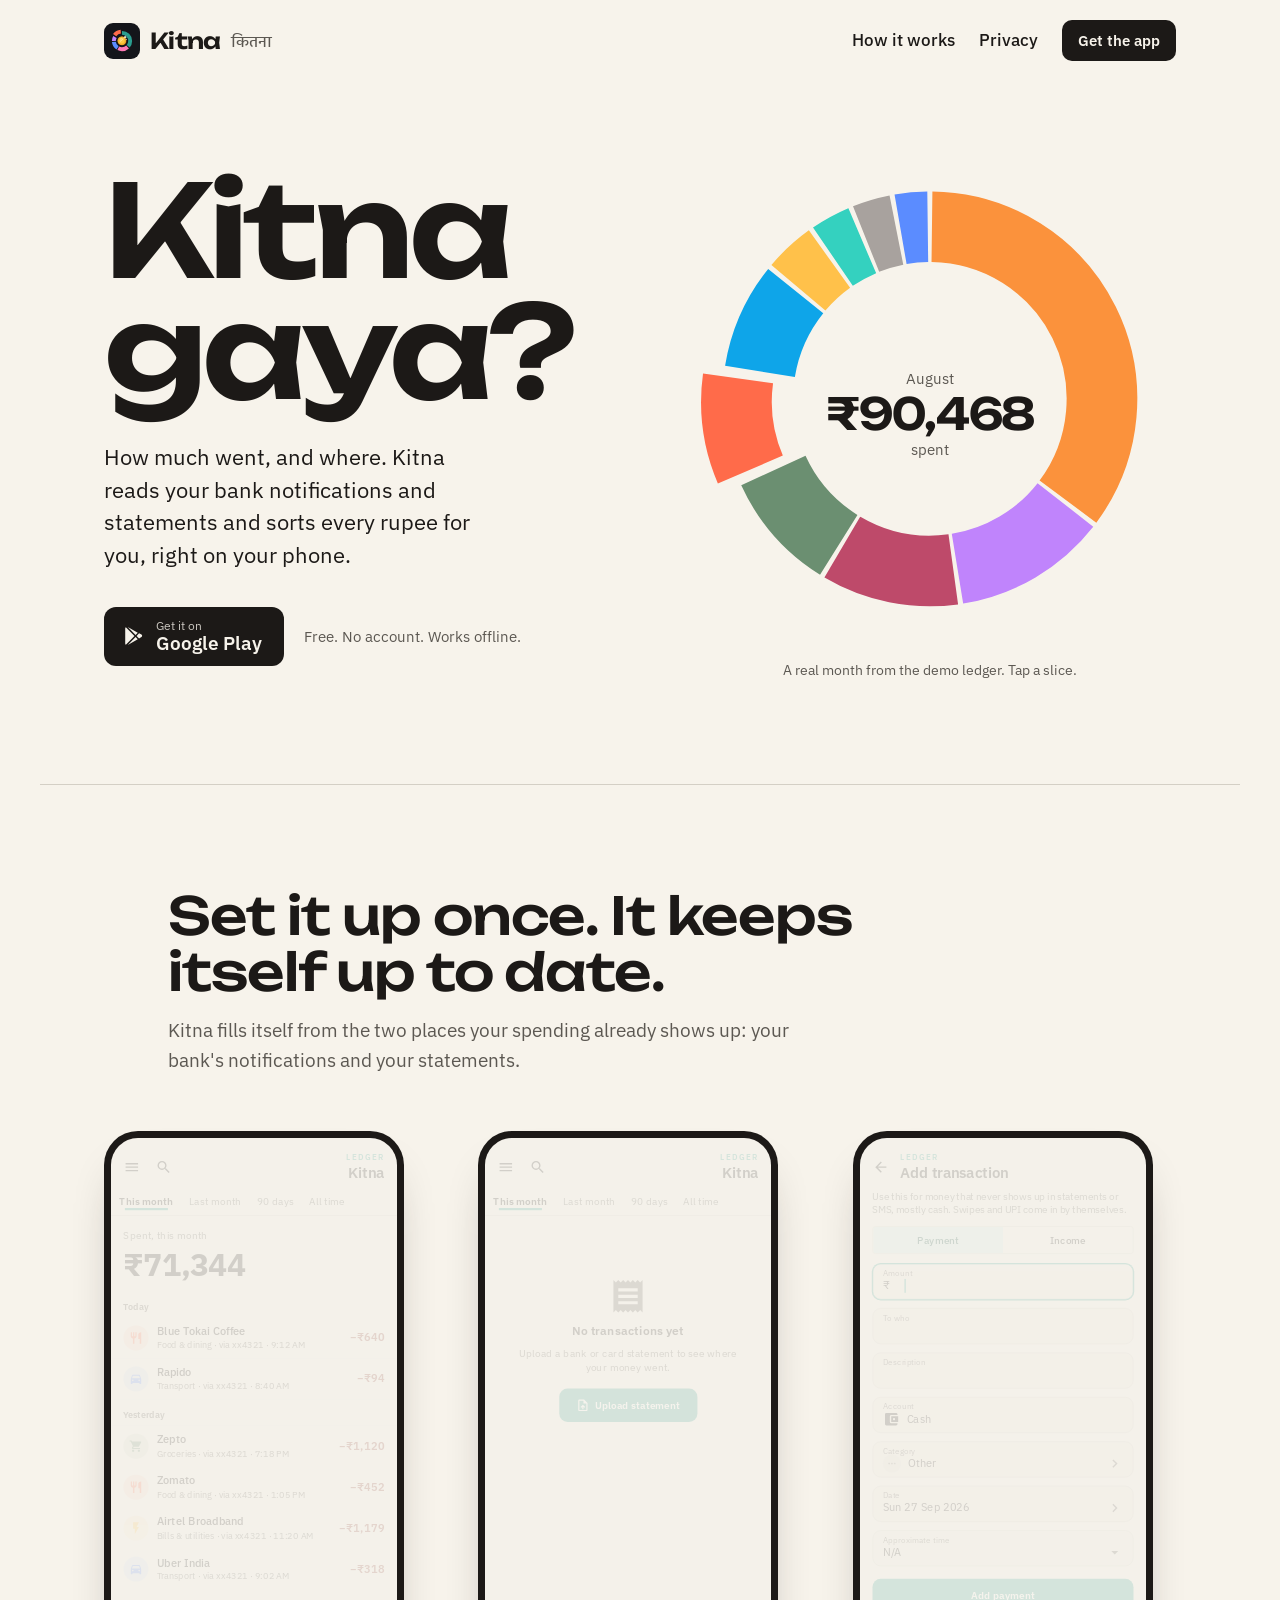
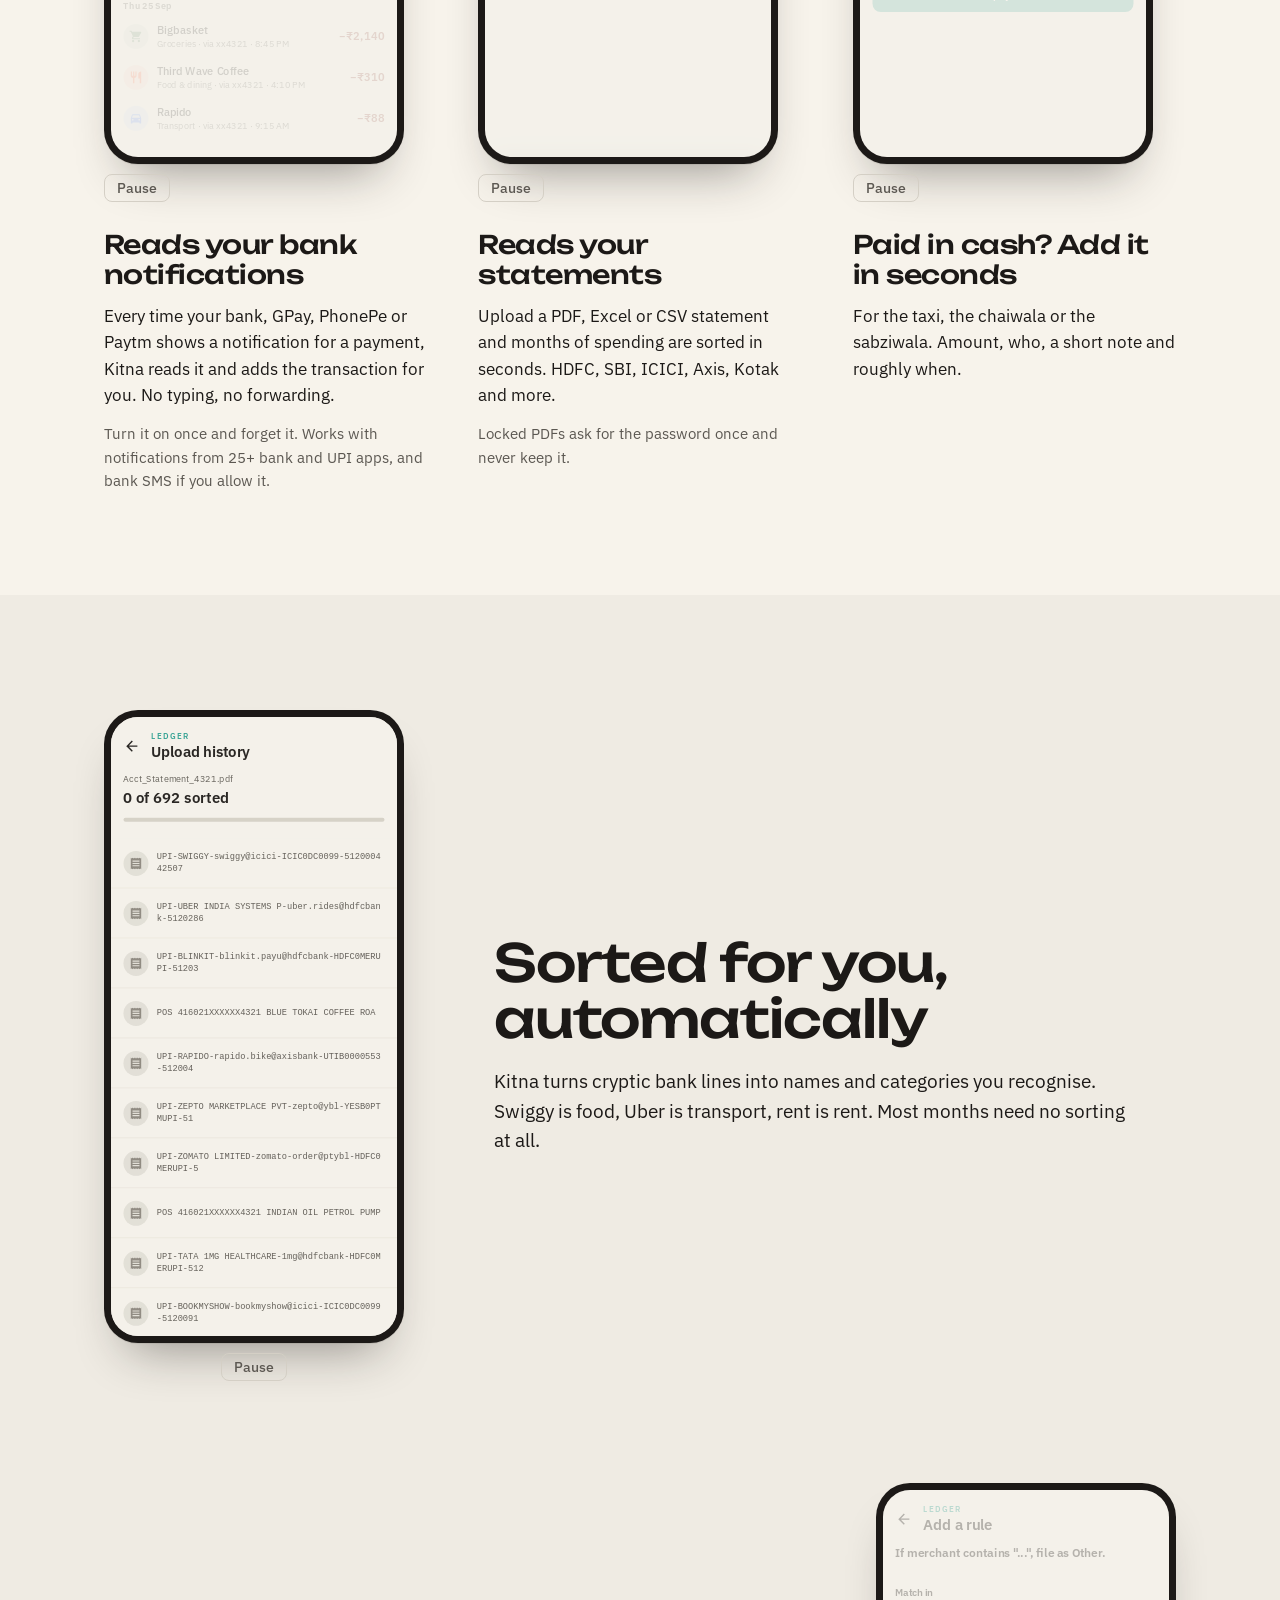
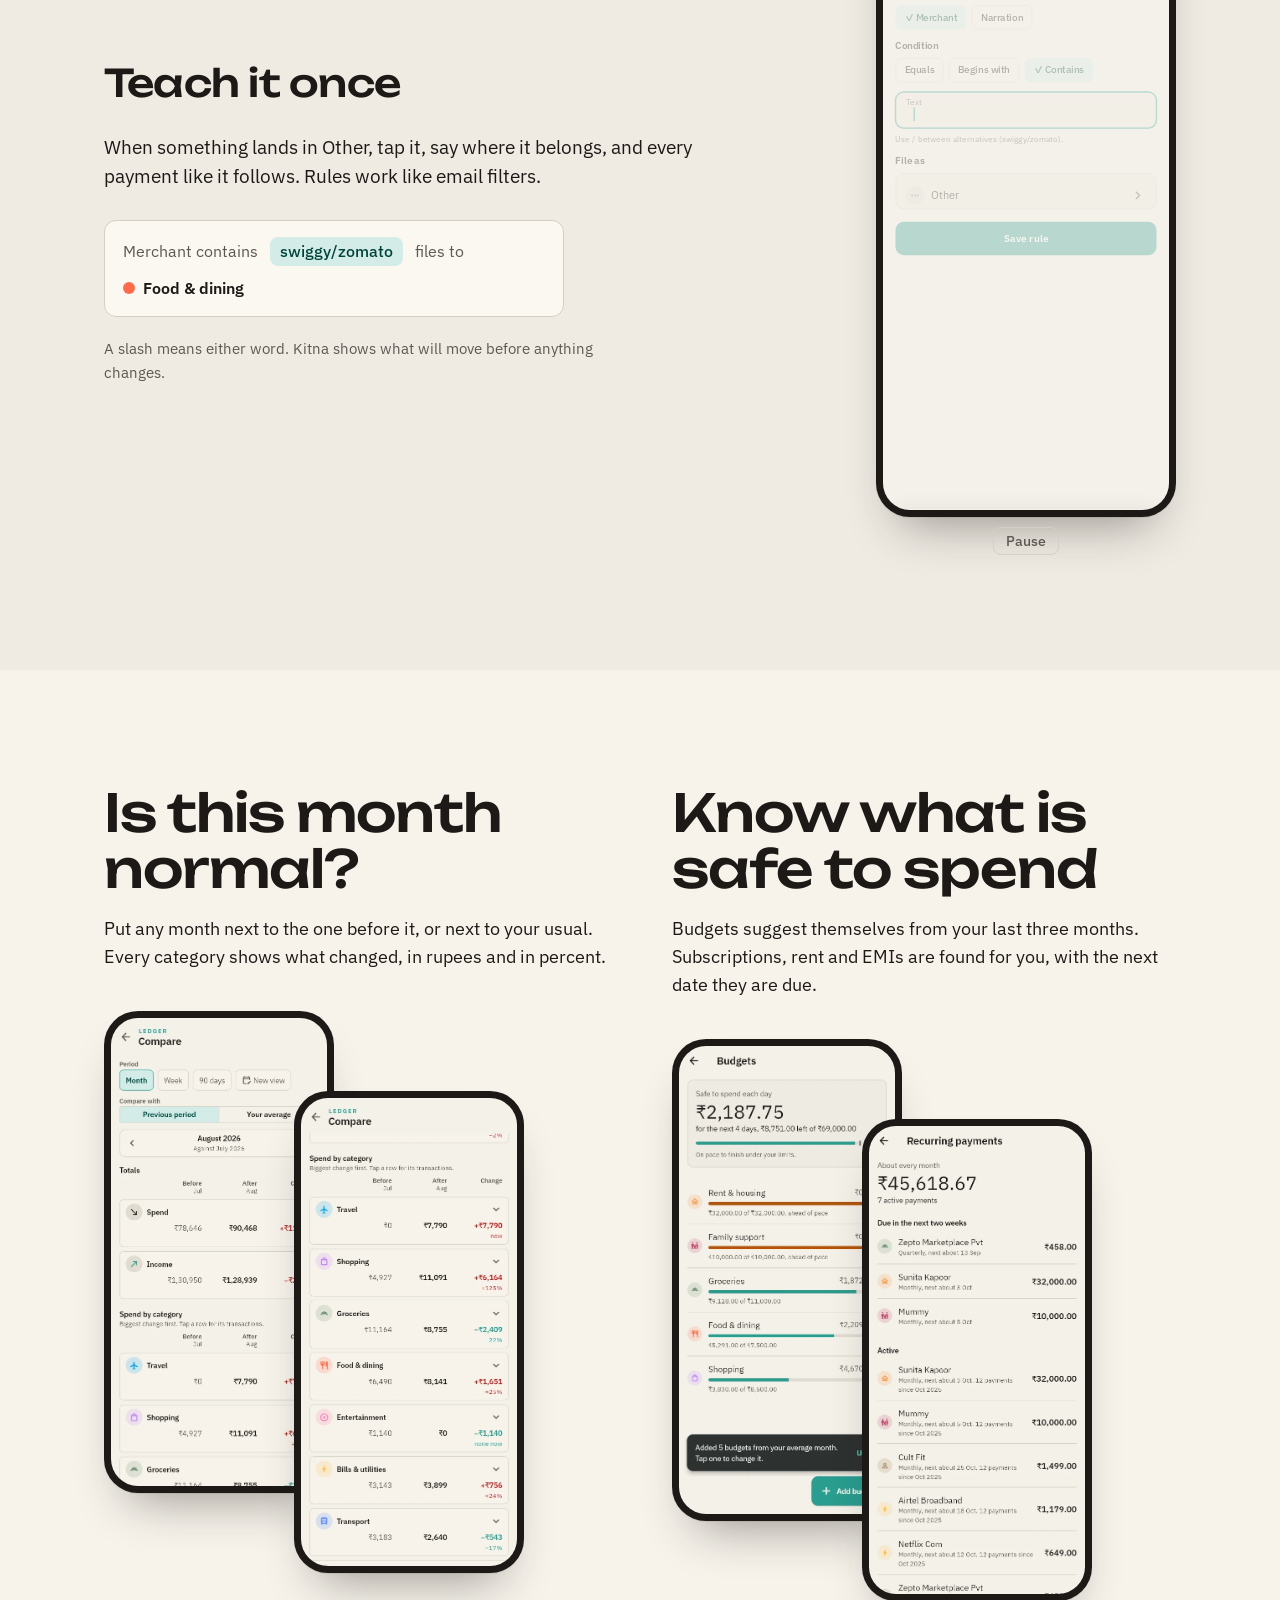
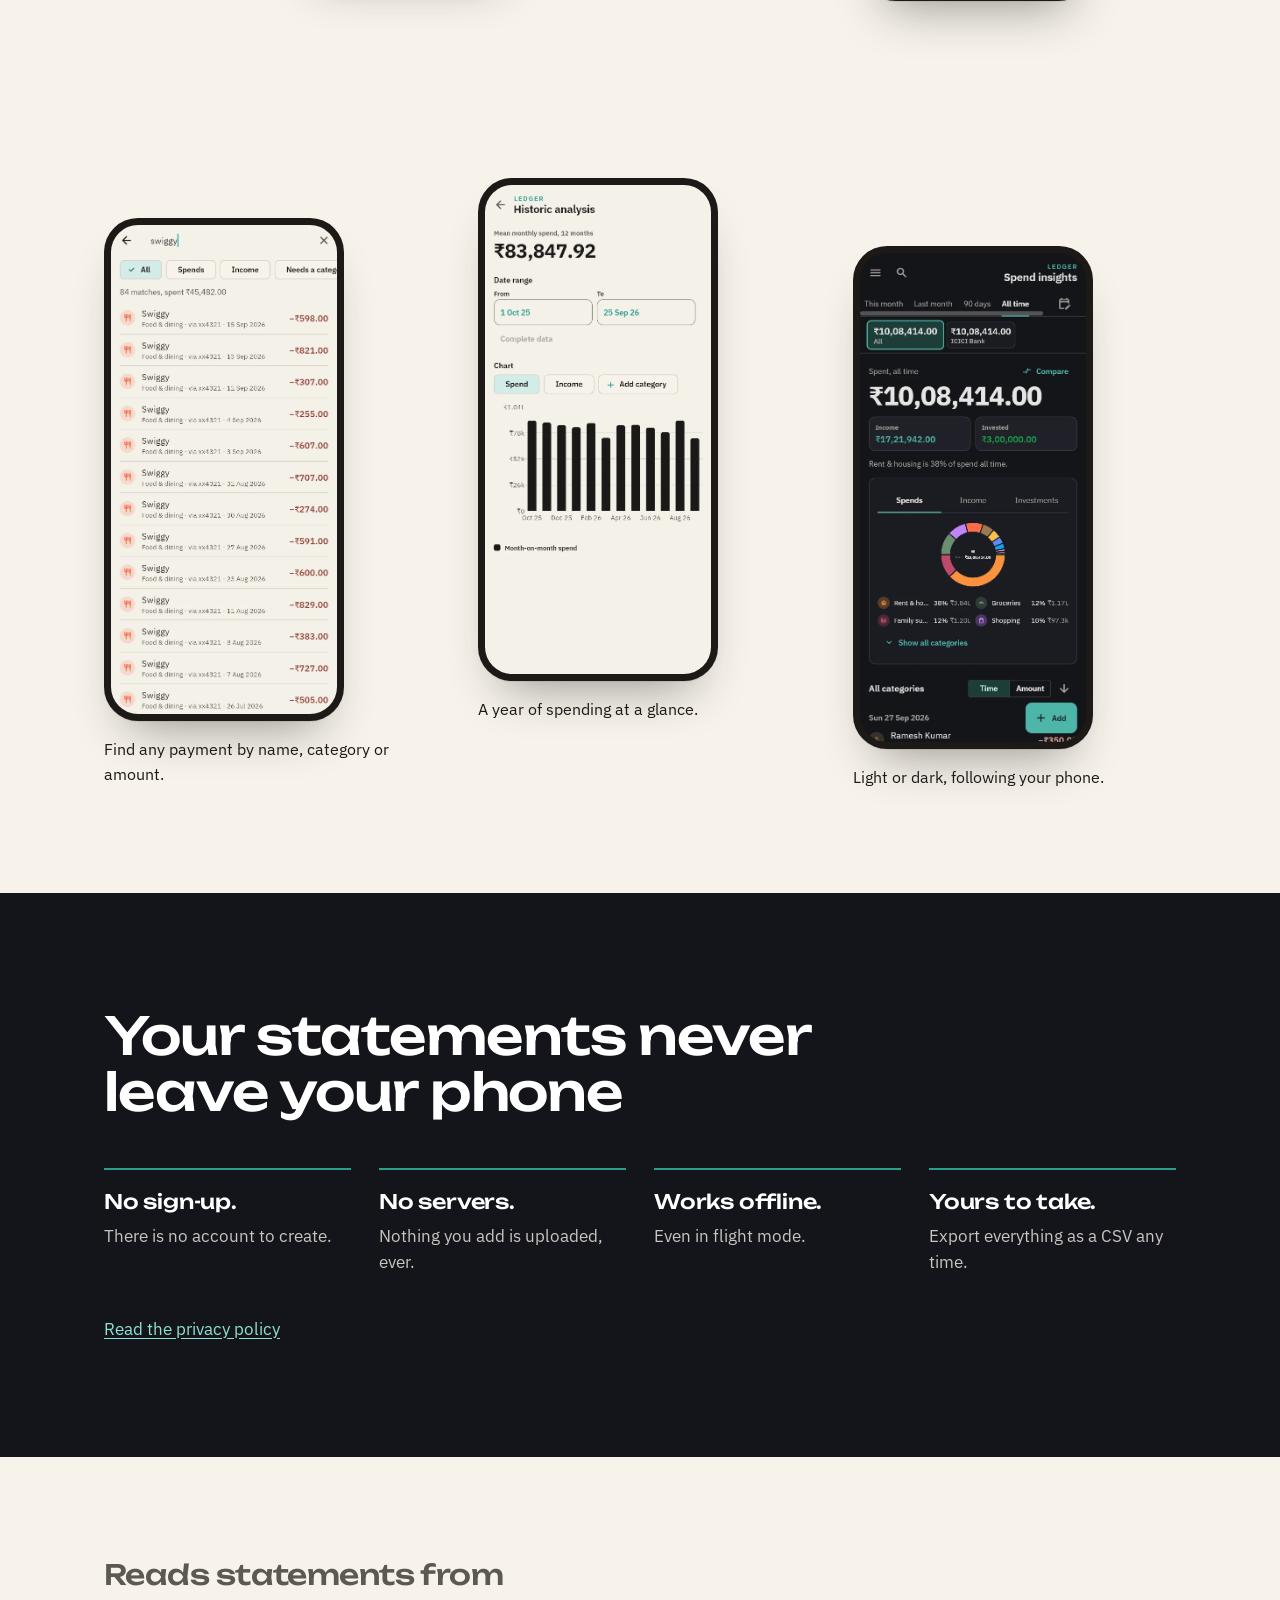
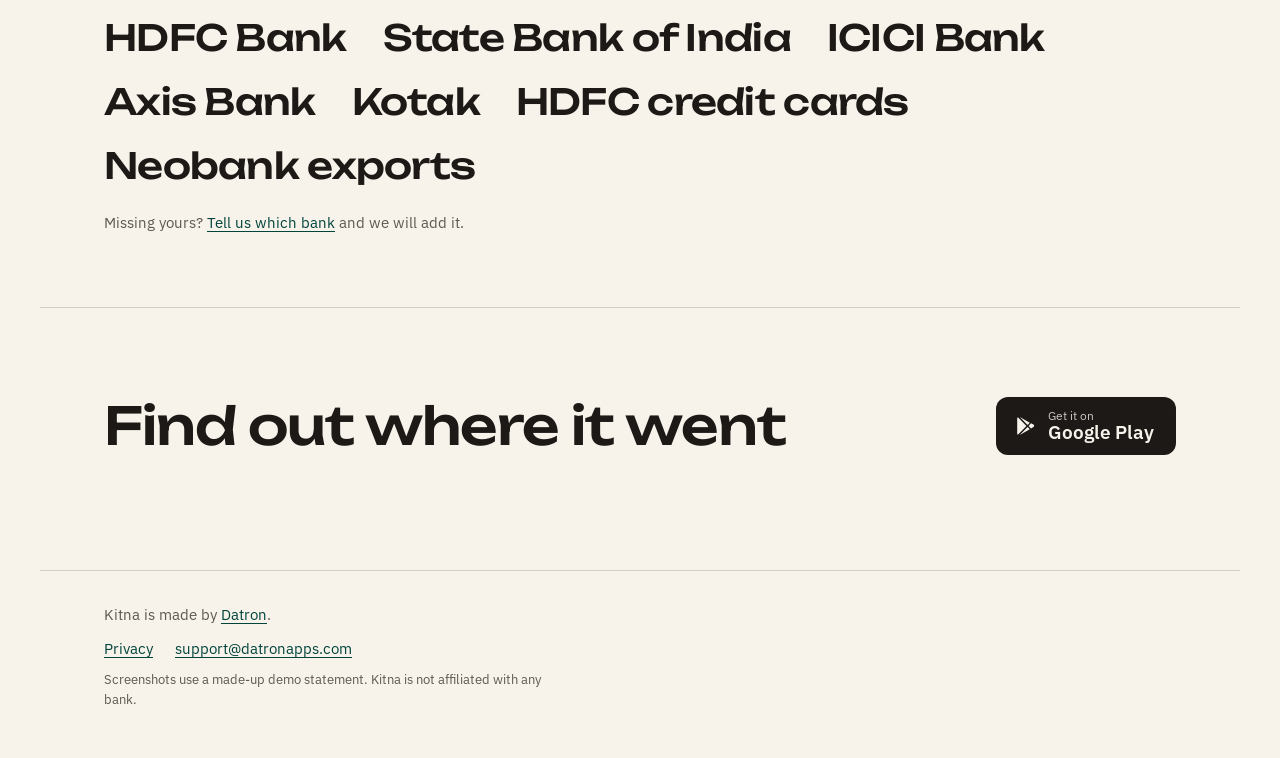
<file: index.html>
<!doctype html>
<html lang="en-IN">
<head>
  <meta charset="utf-8">
  <meta name="viewport" content="width=device-width, initial-scale=1">
  <title>Kitna: see where your money went</title>
  <meta name="description" content="Kitna reads your bank notifications and statements and sorts every rupee into categories, right on your Android phone. Compare months, set budgets, find subscriptions. No account, fully offline.">
  <link rel="canonical" href="https://kitna.datronapps.com/">
  <meta name="theme-color" content="#F7F3EB">
  <link rel="icon" type="image/svg+xml" href="assets/icons/kitna.svg">
  <link rel="icon" type="image/png" sizes="512x512" href="assets/icons/kitna_512.png">
  <link rel="apple-touch-icon" href="assets/icons/kitna_512.png">

  <meta property="og:type" content="website">
  <meta property="og:site_name" content="Kitna">
  <meta property="og:title" content="Kitna: see where your money went">
  <meta property="og:description" content="Bank statements and alerts in, a clear monthly spending picture out. Private, offline, made for Indian banks.">
  <meta property="og:url" content="https://kitna.datronapps.com/">
  <meta property="og:image" content="https://kitna.datronapps.com/assets/og_banner.png">
  <meta name="twitter:card" content="summary_large_image">

  <link rel="preconnect" href="https://fonts.googleapis.com">
  <link rel="preconnect" href="https://fonts.gstatic.com" crossorigin>
  <link href="https://fonts.googleapis.com/css2?family=IBM+Plex+Sans:wght@400;500;600&family=IBM+Plex+Sans+Devanagari:wght@500&family=Unbounded:wght@500;600&display=swap" rel="stylesheet">
  <link rel="stylesheet" href="styles.css">
  <link rel="stylesheet" href="demos.css">

  <script type="application/ld+json">
  {
    "@context": "https://schema.org",
    "@type": "SoftwareApplication",
    "name": "Kitna",
    "alternateName": "Kitna: spending insights",
    "operatingSystem": "Android",
    "applicationCategory": "FinanceApplication",
    "description": "Turns Indian bank and card statements, UPI and bank alerts into a monthly spending picture. Everything stays on the phone.",
    "offers": { "@type": "Offer", "price": "0", "priceCurrency": "INR" },
    "publisher": { "@type": "Organization", "name": "Datron", "url": "https://datronapps.com" }
  }
  </script>
</head>
<body>
  <a class="skip" href="#main">Skip to content</a>

  <header class="top">
    <a class="brand" href="./" aria-label="Kitna home">
      <img src="assets/icons/kitna.svg" alt="" width="36" height="36">
      <span class="brand-name">Kitna</span>
      <span class="brand-hi" lang="hi">कितना</span>
    </a>
    <nav class="top-nav" aria-label="Main">
      <a href="#ways">How it works</a>
      <a href="#privacy">Privacy</a>
      <a class="btn btn-small" href="https://play.google.com/store/apps/details?id=com.datron.budjet_spendtracker" data-play>Get the app</a>
    </nav>
  </header>

  <main id="main">
    <!-- Hero: the ring is the one bold thing on the page. -->
    <section class="hero">
      <div class="hero-copy">
        <h1>Kitna gaya?</h1>
        <p class="lead">How much went, and where. Kitna reads your bank notifications and statements and sorts every rupee for you, right on your phone.</p>
        <div class="cta-row">
          <a class="btn play" href="https://play.google.com/store/apps/details?id=com.datron.budjet_spendtracker" data-play>
            <svg viewBox="0 0 24 24" width="22" height="22" aria-hidden="true"><path fill="currentColor" d="M4.2 2.4 13.6 12l-9.4 9.6a1.6 1.6 0 0 1-.7-1.4V3.8c0-.6.3-1.1.7-1.4Zm10.6 10.8 2.4 2.4-10.9 6.2 8.5-8.6Zm3.8-4.3 2.6 1.5c1 .6 1 2.1 0 2.7l-2.6 1.5-2.7-2.6 2.7-3.1ZM6.3 2.2l10.9 6.2-2.4 2.4-8.5-8.6Z"/></svg>
            <span><small>Get it on</small>Google Play</span>
          </a>
          <p class="cta-note">Free. No account. Works offline.</p>
        </div>
      </div>

      <figure class="ring-wrap">
        <svg class="ring" id="ring" viewBox="-160 -160 320 320" role="group" aria-label="August spending by category. Select a slice to see its amount."></svg>
        <div class="ring-centre" aria-live="polite">
          <span class="rc-label" id="rc-label">August</span>
          <span class="rc-amount" id="rc-amount">₹90,468</span>
          <span class="rc-sub" id="rc-sub">spent</span>
        </div>
        <figcaption>A real month from the demo ledger. Tap a slice.</figcaption>
      </figure>
    </section>

    <section class="ways" id="ways" aria-labelledby="ways-h">
      <div class="section-head">
        <h2 id="ways-h">Set it up once. It keeps itself up to date.</h2>
        <p>Kitna fills itself from the two places your spending already shows up: your bank's notifications and your statements.</p>
      </div>
      <div class="lead-row">
        <article class="lead-feature">
          <div class="demo-wrap">
            <div class="phone demo-phone"><div class="screen-box" data-demo="notify" role="img" aria-label="Animation: bank notifications from HDFC Bank, Google Pay and PhonePe arrive, and each payment appears in Kitna's list on its own while the monthly total goes up."></div></div>
          <button class="demo-toggle" type="button" aria-pressed="false">Pause</button>
          </div>
          <div class="lead-copy">
            <h3>Reads your bank notifications</h3>
            <p>Every time your bank, GPay, PhonePe or Paytm shows a notification for a payment, Kitna reads it and adds the transaction for you. No typing, no forwarding.</p>
            <p class="aside">Turn it on once and forget it. Works with notifications from 25+ bank and UPI apps, and bank SMS if you allow it.</p>
          </div>
        </article>
        <article class="lead-feature">
          <div class="demo-wrap">
            <div class="phone demo-phone"><div class="screen-box" data-demo="statement" role="img" aria-label="Animation: a PDF statement is uploaded, Kitna reads it and reports Added 692 transactions, everything was categorised, then the spending ring appears."></div></div>
          <button class="demo-toggle" type="button" aria-pressed="false">Pause</button>
          </div>
          <div class="lead-copy">
            <h3>Reads your statements</h3>
            <p>Upload a PDF, Excel or CSV statement and months of spending are sorted in seconds. HDFC, SBI, ICICI, Axis, Kotak and more.</p>
            <p class="aside">Locked PDFs ask for the password once and never keep it.</p>
          </div>
        </article>
        <article class="lead-feature">
          <div class="demo-wrap">
            <div class="phone demo-phone"><div class="screen-box" data-demo="cash" role="img" aria-label="Animation: a cash payment of 250 rupees to Taxi, described as Airport drop, filed under Transport at 6 PM, is added and appears at the top of today's list."></div></div>
            <button class="demo-toggle" type="button" aria-pressed="false">Pause</button>
          </div>
          <div class="lead-copy">
            <h3>Paid in cash? Add it in seconds</h3>
            <p>For the taxi, the chaiwala or the sabziwala. Amount, who, a short note and roughly when.</p>
          </div>
        </article>
      </div>
    </section>

    <section class="classify" aria-labelledby="classify-h">
      <div class="classify-top">
        <div class="demo-wrap">
          <div class="phone demo-phone"><div class="screen-box" data-demo="classify" role="img" aria-label="Animation: raw bank statement lines turn one by one into clean payments with a category, until 692 of 692 are sorted."></div></div>
          <button class="demo-toggle" type="button" aria-pressed="false">Pause</button>
        </div>
        <div class="feature-copy">
          <h2 id="classify-h">Sorted for you, automatically</h2>
          <p>Kitna turns cryptic bank lines into names and categories you recognise. Swiggy is food, Uber is transport, rent is rent. Most months need no sorting at all.</p>
        </div>
      </div>
      <div class="classify-rule">
        <div class="feature-copy">
          <h3 class="h-sub">Teach it once</h3>
          <p>When something lands in Other, tap it, say where it belongs, and every payment like it follows. Rules work like email filters.</p>
          <div class="rule-demo" aria-label="Example rule">
            <span class="rd-field">Merchant contains</span>
            <code>swiggy/zomato</code>
            <span class="rd-files">files to</span>
            <span class="rd-cat"><i style="background:#FF6B4A"></i>Food &amp; dining</span>
          </div>
          <p class="aside">A slash means either word. Kitna shows what will move before anything changes.</p>
        </div>
        <div class="demo-wrap">
          <div class="phone demo-phone"><div class="screen-box" data-demo="rule" role="img" aria-label="Animation: a rule is typed, merchant contains swiggy/zomato, filed as Food and dining. Saving shows the 4 transactions that will move and the total."></div></div>
          <button class="demo-toggle" type="button" aria-pressed="false">Pause</button>
        </div>
      </div>
    </section>

    <section class="insights" aria-label="Compare and plan">
      <article class="insight">
        <h2 id="compare-h">Is this month normal?</h2>
        <p>Put any month next to the one before it, or next to your usual. Every category shows what changed, in rupees and in percent.</p>
        <div class="feature-art duo">
          <div class="phone"><img src="assets/screenshots/compare.webp" alt="Compare: August 2026 against July 2026, spend up 15 percent." width="515" height="1115" loading="lazy"></div>
          <div class="phone offset"><img src="assets/screenshots/compare-row.webp" alt="Compare by category, travel and shopping up the most." width="515" height="1115" loading="lazy"></div>
        </div>
      </article>
      <article class="insight">
        <h2 id="plan-h">Know what is safe to spend</h2>
        <p>Budgets suggest themselves from your last three months. Subscriptions, rent and EMIs are found for you, with the next date they are due.</p>
        <div class="feature-art duo">
          <div class="phone"><img src="assets/screenshots/budgets.webp" alt="Budgets: safe to spend 2,187 rupees each day for the next 4 days." width="515" height="1115" loading="lazy"></div>
          <div class="phone offset"><img src="assets/screenshots/recurring.webp" alt="Recurring payments: about 45,618 rupees a month across 7 active payments." width="515" height="1115" loading="lazy"></div>
        </div>
      </article>
    </section>

    <section class="more" aria-labelledby="more-h">
      <h2 id="more-h" class="visually-hidden">More in the app</h2>
      <ul class="phones-row small">
        <li>
          <div class="phone"><img src="assets/screenshots/search.webp" alt="Search for swiggy: 84 matches." width="515" height="1115" loading="lazy"></div>
          <p>Find any payment by name, category or amount.</p>
        </li>
        <li>
          <div class="phone"><img src="assets/screenshots/historic.webp" alt="Historic analysis: mean monthly spend over 12 months." width="515" height="1115" loading="lazy"></div>
          <p>A year of spending at a glance.</p>
        </li>
        <li>
          <div class="phone"><img src="assets/screenshots/home-dark.webp" alt="Home screen in the dark theme." width="515" height="1115" loading="lazy"></div>
          <p>Light or dark, following your phone.</p>
        </li>
      </ul>
    </section>

    <section class="privacy" id="privacy" aria-labelledby="privacy-h">
      <h2 id="privacy-h">Your statements never leave your phone</h2>
      <ul class="facts">
        <li><strong>No sign-up.</strong> There is no account to create.</li>
        <li><strong>No servers.</strong> Nothing you add is uploaded, ever.</li>
        <li><strong>Works offline.</strong> Even in flight mode.</li>
        <li><strong>Yours to take.</strong> Export everything as a CSV any time.</li>
      </ul>
      <p class="privacy-link"><a href="privacy.html">Read the privacy policy</a></p>
    </section>

    <section class="banks" aria-labelledby="banks-h">
      <h2 id="banks-h">Reads statements from</h2>
      <ul class="bank-list">
        <li>HDFC Bank</li><li>State Bank of India</li><li>ICICI Bank</li><li>Axis Bank</li><li>Kotak</li><li>HDFC credit cards</li><li>Neobank exports</li>
      </ul>
      <p class="aside">Missing yours? <a href="mailto:support@datronapps.com?subject=Kitna%20bank%20request">Tell us which bank</a> and we will add it.</p>
    </section>

    <section class="closing">
      <h2>Find out where it went</h2>
      <a class="btn play" href="https://play.google.com/store/apps/details?id=com.datron.budjet_spendtracker" data-play>
        <svg viewBox="0 0 24 24" width="22" height="22" aria-hidden="true"><path fill="currentColor" d="M4.2 2.4 13.6 12l-9.4 9.6a1.6 1.6 0 0 1-.7-1.4V3.8c0-.6.3-1.1.7-1.4Zm10.6 10.8 2.4 2.4-10.9 6.2 8.5-8.6Zm3.8-4.3 2.6 1.5c1 .6 1 2.1 0 2.7l-2.6 1.5-2.7-2.6 2.7-3.1ZM6.3 2.2l10.9 6.2-2.4 2.4-8.5-8.6Z"/></svg>
        <span><small>Get it on</small>Google Play</span>
      </a>
    </section>
  </main>

  <footer class="foot">
    <p>Kitna is made by <a href="https://datronapps.com">Datron</a>.</p>
    <p><a href="privacy.html">Privacy</a> <a href="mailto:support@datronapps.com">support@datronapps.com</a></p>
    <p class="fine">Screenshots use a made-up demo statement. Kitna is not affiliated with any bank.</p>
  </footer>

  <script src="ring.js" defer></script>
  <script src="demos.js" defer></script>
</body>
</html>
</file>
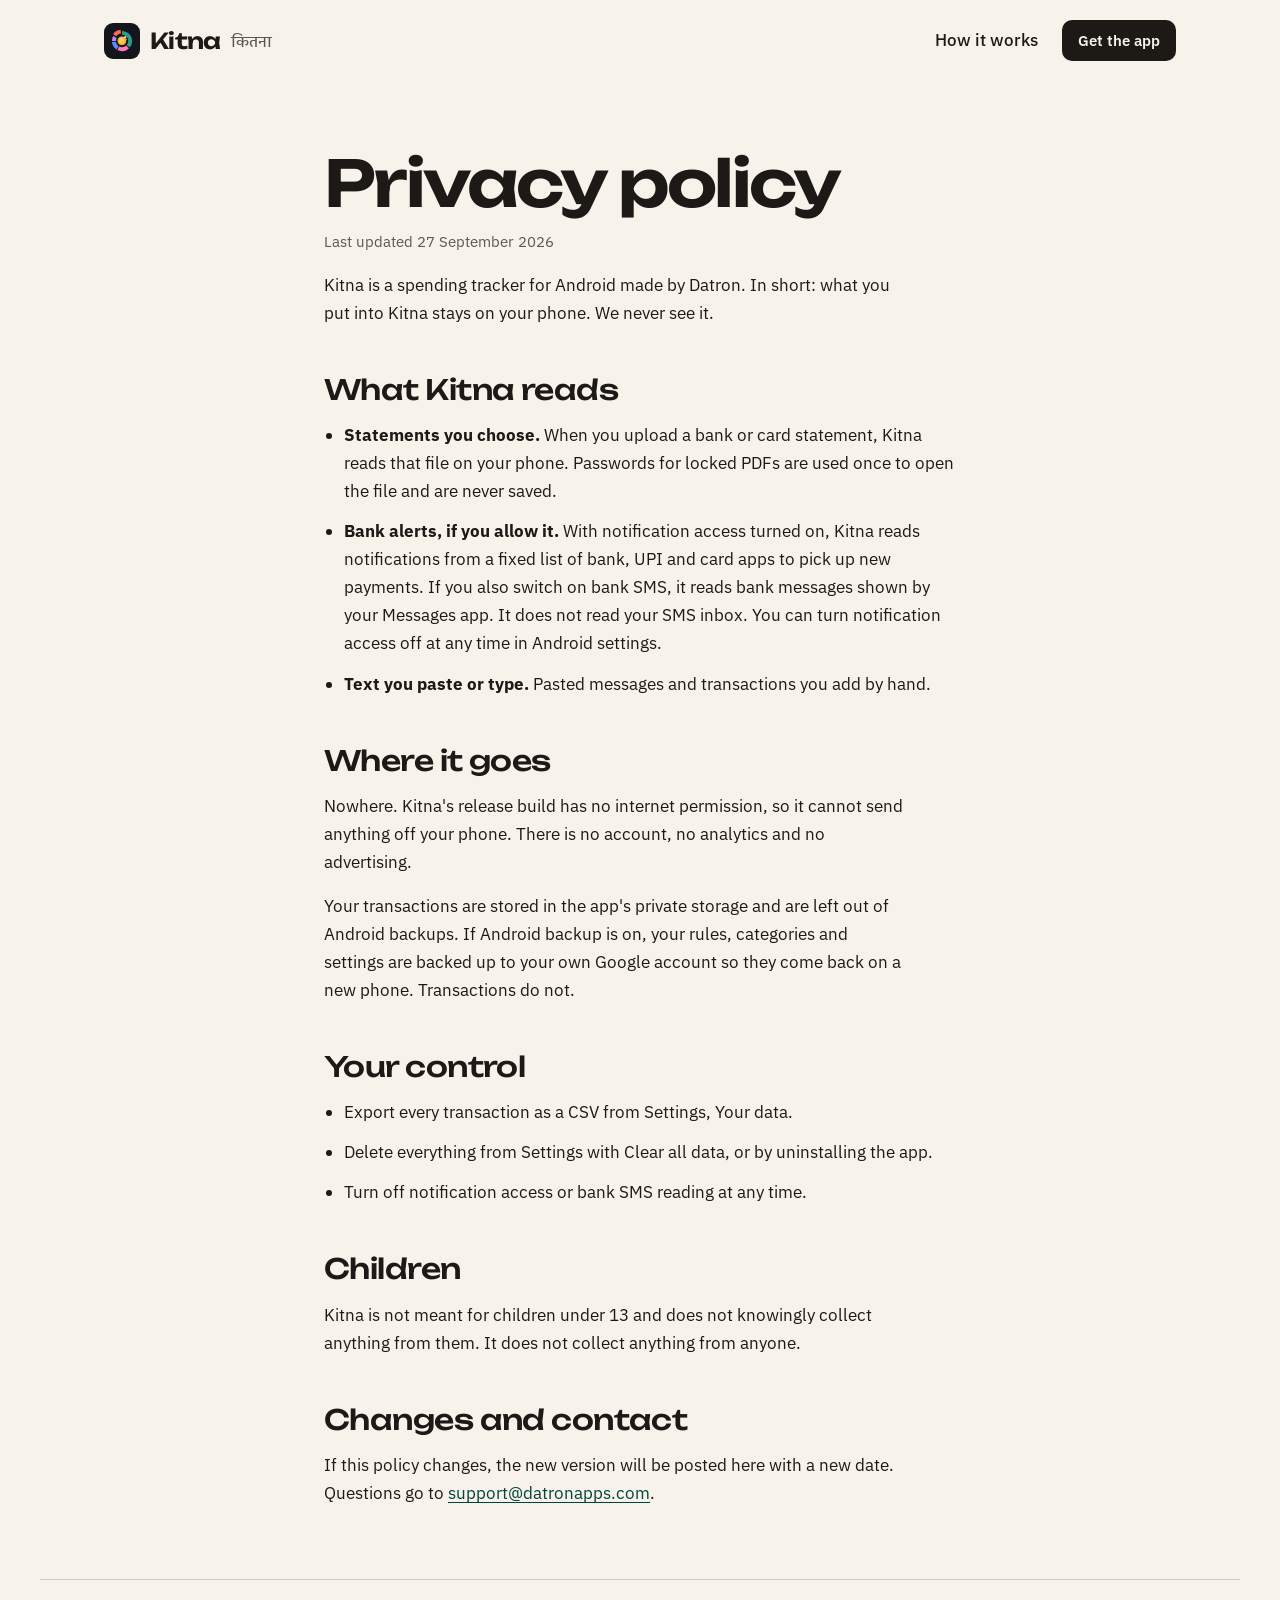
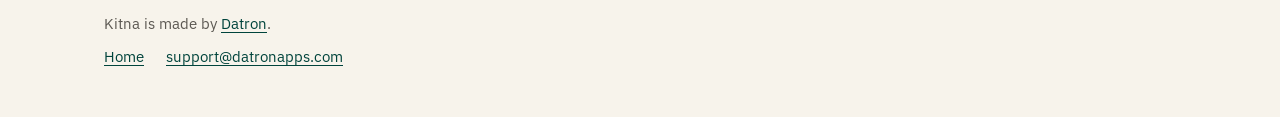
<file: privacy.html>
<!doctype html>
<html lang="en-IN">
<head>
  <meta charset="utf-8">
  <meta name="viewport" content="width=device-width, initial-scale=1">
  <title>Kitna privacy policy</title>
  <meta name="description" content="Kitna keeps your statements, alerts and transactions on your phone. It has no account, no servers and no internet permission.">
  <link rel="canonical" href="https://kitna.datronapps.com/privacy.html">
  <meta name="theme-color" content="#F7F3EB">
  <link rel="icon" type="image/svg+xml" href="assets/icons/kitna.svg">
  <link rel="preconnect" href="https://fonts.googleapis.com">
  <link rel="preconnect" href="https://fonts.gstatic.com" crossorigin>
  <link href="https://fonts.googleapis.com/css2?family=IBM+Plex+Sans:wght@400;500;600&family=IBM+Plex+Sans+Devanagari:wght@500&family=Unbounded:wght@500;600&display=swap" rel="stylesheet">
  <link rel="stylesheet" href="styles.css">
</head>
<body>
  <a class="skip" href="#main">Skip to content</a>
  <header class="top">
    <a class="brand" href="./" aria-label="Kitna home">
      <img src="assets/icons/kitna.svg" alt="" width="36" height="36">
      <span class="brand-name">Kitna</span>
      <span class="brand-hi" lang="hi">कितना</span>
    </a>
    <nav class="top-nav" aria-label="Main">
      <a href="./#ways">How it works</a>
      <a class="btn btn-small" href="https://play.google.com/store/apps/details?id=com.datron.budjet_spendtracker">Get the app</a>
    </nav>
  </header>

  <main id="main" class="doc">
    <h1>Privacy policy</h1>
    <p class="doc-date">Last updated 27 September 2026</p>

    <p>Kitna is a spending tracker for Android made by Datron. In short: what you put into Kitna stays on your phone. We never see it.</p>

    <h2>What Kitna reads</h2>
    <ul>
      <li><strong>Statements you choose.</strong> When you upload a bank or card statement, Kitna reads that file on your phone. Passwords for locked PDFs are used once to open the file and are never saved.</li>
      <li><strong>Bank alerts, if you allow it.</strong> With notification access turned on, Kitna reads notifications from a fixed list of bank, UPI and card apps to pick up new payments. If you also switch on bank SMS, it reads bank messages shown by your Messages app. It does not read your SMS inbox. You can turn notification access off at any time in Android settings.</li>
      <li><strong>Text you paste or type.</strong> Pasted messages and transactions you add by hand.</li>
    </ul>

    <h2>Where it goes</h2>
    <p>Nowhere. Kitna's release build has no internet permission, so it cannot send anything off your phone. There is no account, no analytics and no advertising.</p>
    <p>Your transactions are stored in the app's private storage and are left out of Android backups. If Android backup is on, your rules, categories and settings are backed up to your own Google account so they come back on a new phone. Transactions do not.</p>

    <h2>Your control</h2>
    <ul>
      <li>Export every transaction as a CSV from Settings, Your data.</li>
      <li>Delete everything from Settings with Clear all data, or by uninstalling the app.</li>
      <li>Turn off notification access or bank SMS reading at any time.</li>
    </ul>

    <h2>Children</h2>
    <p>Kitna is not meant for children under 13 and does not knowingly collect anything from them. It does not collect anything from anyone.</p>

    <h2>Changes and contact</h2>
    <p>If this policy changes, the new version will be posted here with a new date. Questions go to <a href="mailto:support@datronapps.com">support@datronapps.com</a>.</p>
  </main>

  <footer class="foot">
    <p>Kitna is made by <a href="https://datronapps.com">Datron</a>.</p>
    <p><a href="./">Home</a> <a href="mailto:support@datronapps.com">support@datronapps.com</a></p>
  </footer>
</body>
</html>
</file>
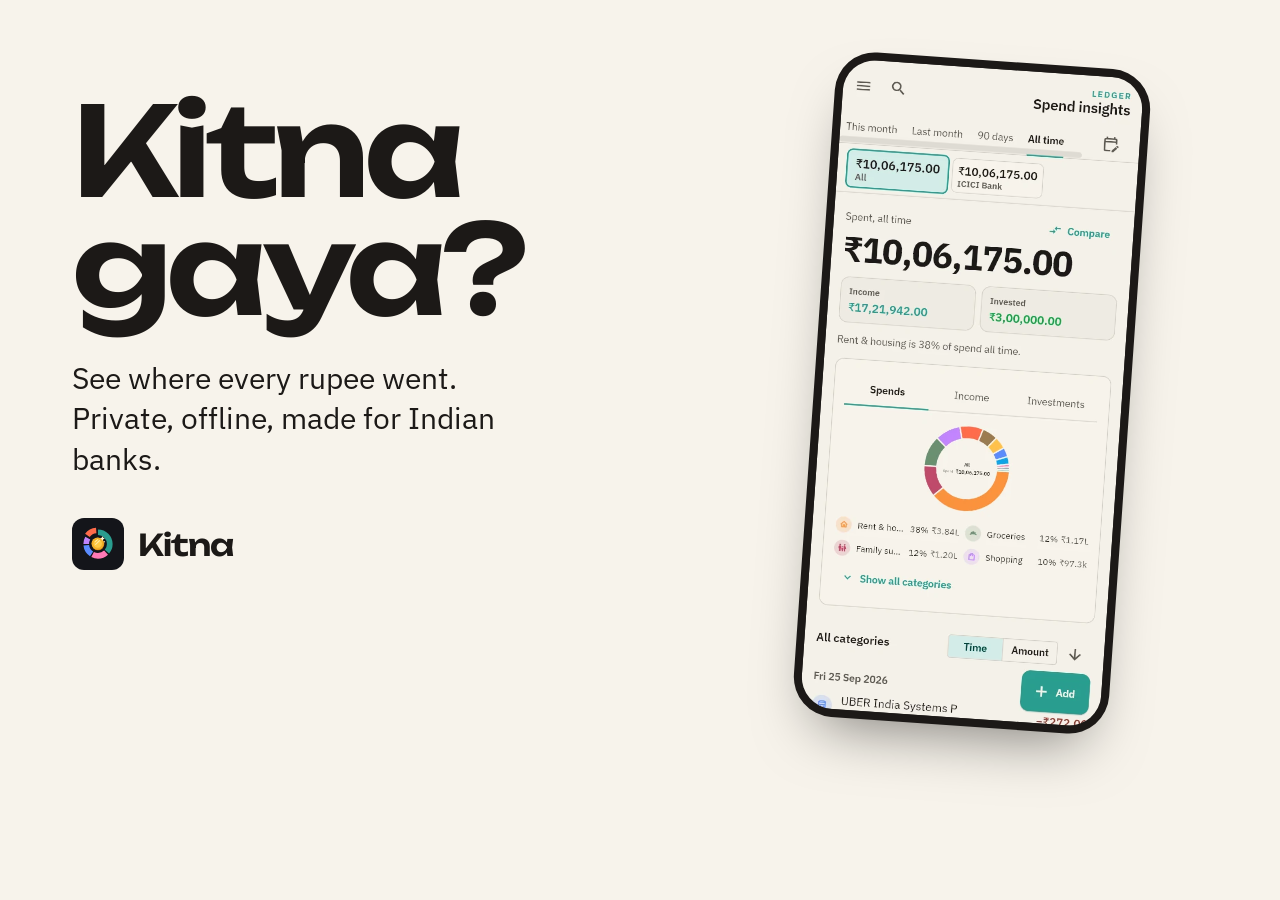
<file: tools/og_banner.html>
<!doctype html>
<html><head><meta charset="utf-8">
<link href="https://fonts.googleapis.com/css2?family=IBM+Plex+Sans:wght@400;500&family=Unbounded:wght@600&display=swap" rel="stylesheet">
<style>
body{margin:0;width:1200px;height:630px;background:#F7F3EB;font-family:"IBM Plex Sans";color:#1C1917;overflow:hidden;position:relative}
.t{position:absolute;left:72px;top:92px}
h1{font:600 124px/0.95 Unbounded;letter-spacing:-0.045em;margin:0}
p{font-size:30px;line-height:1.35;margin:30px 0 0;max-width:15em}
.b{display:flex;align-items:center;gap:14px;position:absolute;left:72px;bottom:60px;font:600 30px Unbounded;letter-spacing:-0.03em}
.b img{width:52px;height:52px;border-radius:12px}
.ph{position:absolute;right:70px;top:60px;width:300px;border-radius:40px;background:#1C1917;padding:8px;transform:rotate(4deg);box-shadow:0 30px 60px -25px rgba(0,0,0,.5)}
.ph img{width:100%;border-radius:32px;display:block}
</style></head><body>
<div class="t"><h1>Kitna<br>gaya?</h1><p>See where every rupee went. Private, offline, made for Indian banks.</p></div>
<div class="b"><img src="../assets/icons/kitna.svg">Kitna</div>
<div class="ph"><img src="../assets/screenshots/home.webp"></div>
</body></html>
</file>
<file: styles.css>
/* Kitna site. Paper and ink from the app, brand teal for actions,
   graphite for the one privacy band. Category hues live only in the ring. */
:root {
  --paper: #F7F3EB;
  --paper-deep: #EFEBE3;
  --ink: #1C1917;
  --ink-soft: #5C5852;
  --rule: #D4CFC5;
  --teal: #2A9D8F;
  --teal-deep: #00443C;
  --teal-tint: #D3ECE7;
  --graphite: #14151A;
  --graphite-text: #E7E5E4;
  --coin: #F7B52C;

  --display: "Unbounded", "IBM Plex Sans", system-ui, sans-serif;
  --body: "IBM Plex Sans", system-ui, sans-serif;

  --gutter: clamp(16px, 5vw, 72px);
  --max: 1200px;
  --phone-radius: 34px;
}

*, *::before, *::after { box-sizing: border-box; }
html { scroll-behavior: smooth; -webkit-text-size-adjust: 100%; }
body {
  margin: 0;
  background: var(--paper);
  color: var(--ink);
  font: 400 17px/1.55 var(--body);
  font-feature-settings: "tnum" 1;
  overflow-x: hidden;
}
img { display: block; max-width: 100%; height: auto; }
a { color: var(--teal-deep); text-underline-offset: 3px; }
a:hover { color: var(--teal); }
:focus-visible { outline: 3px solid var(--teal); outline-offset: 3px; border-radius: 4px; }

h1, h2, h3 { font-family: var(--display); font-weight: 500; margin: 0; letter-spacing: -0.02em; }
h1 { font-size: clamp(56px, 10vw, 128px); font-weight: 600; line-height: 0.95; letter-spacing: -0.04em; }
h2 { font-size: clamp(30px, 4.4vw, 52px); line-height: 1.08; max-width: 16ch; }
h3 { font-family: var(--body); font-weight: 600; font-size: 19px; letter-spacing: 0; margin-top: 22px; }
p { margin: 0; max-width: 58ch; }

.skip { position: absolute; left: -999px; top: 8px; background: var(--ink); color: var(--paper); padding: 8px 14px; z-index: 10; }
.skip:focus { left: 8px; }
.visually-hidden { position: absolute; width: 1px; height: 1px; overflow: hidden; clip: rect(0 0 0 0); white-space: nowrap; }

/* Header */
.top {
  display: flex; align-items: center; justify-content: space-between; gap: 16px;
  max-width: var(--max); margin: 0 auto; padding: 20px var(--gutter);
}
.brand { display: flex; align-items: center; gap: 10px; text-decoration: none; color: var(--ink); }
.brand img { border-radius: 9px; }
.brand-name { font-family: var(--display); font-weight: 600; font-size: 22px; letter-spacing: -0.03em; }
.brand-hi { font-family: "IBM Plex Sans Devanagari", var(--body); font-weight: 500; font-size: 15px; color: var(--ink-soft); padding-top: 3px; }
.top-nav { display: flex; align-items: center; gap: 24px; }
.top-nav a:not(.btn) { color: var(--ink); text-decoration: none; font-weight: 500; }
.top-nav a:not(.btn):hover { color: var(--teal-deep); text-decoration: underline; }

/* Buttons */
.btn {
  display: inline-flex; align-items: center; gap: 12px;
  background: var(--ink); color: var(--paper); text-decoration: none;
  border-radius: 12px; padding: 12px 22px 12px 18px; font-weight: 600;
}
.btn:hover { background: var(--teal-deep); color: #fff; }
.btn-small { padding: 9px 16px; font-size: 15px; border-radius: 10px; }
.play span { display: flex; flex-direction: column; line-height: 1.1; font-size: 19px; }
.play small { font-weight: 400; font-size: 12px; opacity: 0.8; }

/* Hero */
.hero {
  max-width: var(--max); margin: 0 auto; padding: clamp(24px, 6vw, 72px) var(--gutter) clamp(56px, 8vw, 112px);
  display: grid; grid-template-columns: 1.05fr 1fr; align-items: center; gap: clamp(24px, 5vw, 64px);
}
.hero .lead { font-size: clamp(19px, 1.7vw, 22px); line-height: 1.5; margin-top: 28px; max-width: 30ch; color: var(--ink); }
.cta-row { display: flex; flex-wrap: wrap; align-items: center; gap: 14px 20px; margin-top: 36px; }
.cta-note { color: var(--ink-soft); font-size: 15px; }

.ring-wrap { position: relative; margin: 0; justify-self: center; width: min(100%, 520px); }
.ring { width: 100%; height: auto; overflow: visible; }
.ring .slice { fill: none; cursor: pointer; transition: transform 260ms cubic-bezier(.2,.8,.2,1), opacity 200ms; }
.ring .slice:focus { outline: none; }
.ring .slice:focus-visible { stroke: var(--ink) !important; }
.ring.has-active .slice:not(.active) { opacity: 0.45; }
.ring-centre {
  position: absolute; left: 50%; top: 50%; transform: translate(-50%, -54%);
  display: flex; flex-direction: column; align-items: center; text-align: center; pointer-events: none; width: 46%;
}
.rc-label { font-size: 15px; color: var(--ink-soft); }
.rc-amount { font-family: var(--display); font-weight: 600; font-size: clamp(26px, 4.2vw, 44px); letter-spacing: -0.03em; line-height: 1.1; }
.rc-sub { font-size: 15px; color: var(--ink-soft); }
.ring-wrap figcaption { text-align: center; color: var(--ink-soft); font-size: 14px; margin-top: 8px; }

/* Phones */
.phone {
  border-radius: var(--phone-radius); background: var(--ink); padding: 7px;
  box-shadow: 0 1px 0 rgba(28,25,23,.08), 0 28px 50px -24px rgba(28,25,23,.45);
}
.phone img { border-radius: calc(var(--phone-radius) - 7px); width: 100%; aspect-ratio: 515 / 1115; object-fit: cover; }

/* Sections */
.section-head, .ways, .feature, .more, .banks, .closing { max-width: var(--max); margin: 0 auto; padding-left: var(--gutter); padding-right: var(--gutter); }
.section-head p { margin-top: 16px; color: var(--ink-soft); font-size: 19px; }
.aside { color: var(--ink-soft); font-size: 15px; margin-top: 18px; }

.ways { padding-top: clamp(56px, 8vw, 104px); padding-bottom: clamp(56px, 8vw, 104px); border-top: 1px solid var(--rule); }
.phones-row { list-style: none; margin: 56px 0 0; padding: 0; display: grid; grid-template-columns: repeat(3, 1fr); gap: clamp(20px, 4vw, 56px); }
.phones-row li:nth-child(2) { margin-top: -40px; }
.phones-row li:nth-child(3) { margin-top: 28px; }
.phones-row p { color: var(--ink-soft); margin-top: 6px; font-size: 16px; }
.phones-row .phone { max-width: 300px; }
.phones-row.small { margin-top: 0; }
.phones-row.small .phone { max-width: 240px; }
.phones-row.small p { margin-top: 16px; color: var(--ink); }

.feature {
  display: grid; grid-template-columns: 1fr 1.1fr; align-items: center; gap: clamp(32px, 6vw, 96px);
  padding-top: clamp(56px, 8vw, 112px); padding-bottom: clamp(56px, 8vw, 112px);
}
.feature-copy p { margin-top: 20px; font-size: 19px; }
.feature-copy p.aside { font-size: 15px; }
.feature-art { display: flex; justify-content: center; }
.feature-art .phone { width: min(300px, 70vw); }
.feature-art.duo { gap: 0; align-items: flex-start; }
.feature-art.duo .phone { width: min(280px, 44vw); }
.feature-art.duo .offset { margin-left: -48px; margin-top: 96px; }
.rules { grid-template-columns: 1.1fr 1fr; }
.plan { background: var(--paper-deep); max-width: none; padding-left: max(var(--gutter), calc((100vw - var(--max)) / 2 + var(--gutter))); padding-right: max(var(--gutter), calc((100vw - var(--max)) / 2 + var(--gutter))); }

.rule-demo {
  display: flex; flex-wrap: wrap; align-items: center; gap: 10px 12px;
  margin-top: 28px; padding: 16px 18px; border: 1px solid var(--rule); border-radius: 12px; background: #FBF8F2;
  font-size: 16px; max-width: 460px;
}
.rule-demo code { font: 500 16px/1.3 "IBM Plex Sans", monospace; background: var(--teal-tint); color: var(--teal-deep); padding: 4px 10px; border-radius: 8px; }
.rd-field, .rd-files { color: var(--ink-soft); }
.rd-cat { display: inline-flex; align-items: center; gap: 8px; font-weight: 600; }
.rd-cat i { width: 12px; height: 12px; border-radius: 50%; display: inline-block; }

.more { padding-top: clamp(56px, 8vw, 104px); padding-bottom: clamp(56px, 8vw, 104px); }

/* Privacy band: the only dark surface. */
.privacy {
  background: var(--graphite); color: var(--graphite-text);
  padding: clamp(64px, 9vw, 128px) max(var(--gutter), calc((100vw - var(--max)) / 2 + var(--gutter)));
}
.privacy h2 { color: #fff; max-width: 18ch; }
.facts { list-style: none; padding: 0; margin: 48px 0 0; display: grid; grid-template-columns: repeat(4, 1fr); gap: 28px; }
.facts li { border-top: 2px solid var(--teal); padding-top: 16px; font-size: 17px; color: #C9C5C0; }
.facts strong { display: block; color: #fff; font-family: var(--display); font-weight: 500; font-size: 20px; margin-bottom: 6px; letter-spacing: -0.01em; }
.privacy-link { margin-top: 40px; }
.privacy a { color: #8FE0D4; }

.banks { padding-top: clamp(56px, 8vw, 104px); padding-bottom: clamp(40px, 6vw, 72px); }
.banks h2 { font-size: clamp(22px, 2.4vw, 28px); color: var(--ink-soft); font-weight: 500; }
.bank-list { list-style: none; padding: 0; margin: 20px 0 0; display: flex; flex-wrap: wrap; gap: 8px 36px; }
.bank-list li { font-family: var(--display); font-weight: 500; font-size: clamp(22px, 3vw, 36px); letter-spacing: -0.02em; }

.closing { padding-top: clamp(48px, 7vw, 96px); padding-bottom: clamp(64px, 9vw, 128px); display: flex; flex-wrap: wrap; align-items: center; justify-content: space-between; gap: 28px; border-top: 1px solid var(--rule); }
.closing h2 { max-width: none; }

.foot { max-width: var(--max); margin: 0 auto; padding: 32px var(--gutter) 48px; border-top: 1px solid var(--rule); color: var(--ink-soft); font-size: 15px; }
.foot p + p { margin-top: 10px; }
.foot p a + a { margin-left: 18px; }
.foot .fine { font-size: 13px; }

/* Narrow screens */
@media (max-width: 900px) {
  .hero { grid-template-columns: 1fr; }
  .ring-wrap { width: min(100%, 420px); }
  .feature, .rules { grid-template-columns: 1fr; }
  .rules .feature-art { order: 2; }
  .facts { grid-template-columns: repeat(2, 1fr); }
}
@media (max-width: 640px) {
  body { font-size: 16px; }
  .top-nav a:not(.btn) { display: none; }
  .phones-row { grid-template-columns: repeat(3, 72%); overflow-x: auto; scroll-snap-type: x mandatory; scroll-padding-inline: var(--gutter); margin-left: calc(-1 * var(--gutter)); margin-right: calc(-1 * var(--gutter)); padding: 8px var(--gutter) 24px; }
  .phones-row li { scroll-snap-align: start; margin-top: 0 !important; }
  .phones-row.small { grid-template-columns: repeat(3, 60%); }
  .feature-art.duo .phone { width: 58vw; }
  .feature-art.duo .offset { margin-left: -22vw; margin-top: 64px; }
  .facts { grid-template-columns: 1fr; }
  .feature-copy p { font-size: 17px; }
}

@media (prefers-reduced-motion: reduce) {
  html { scroll-behavior: auto; }
  .ring .slice { transition: none; }
}

/* Long-form pages */
.doc { max-width: 760px; margin: 0 auto; padding: clamp(32px, 6vw, 72px) var(--gutter) 72px; }
.doc h1 { font-size: clamp(40px, 6vw, 64px); }
.doc h2 { font-size: clamp(22px, 2.6vw, 28px); margin-top: 48px; max-width: none; }
.doc p, .doc li { font-size: 17px; line-height: 1.65; }
.doc p { margin-top: 16px; }
.doc ul { padding-left: 20px; margin: 16px 0 0; }
.doc li + li { margin-top: 12px; }
.doc-date { color: var(--ink-soft); font-size: 15px !important; }
</file>
<file: demos.css>
/* Feature layout around the live demos, and the recreated app screens. */
.lead-row { display: grid; grid-template-columns: repeat(auto-fit, minmax(260px, 1fr)); gap: 56px clamp(28px, 4vw, 56px); margin-top: 56px; }
.lead-feature { display: grid; grid-template-columns: 1fr; gap: 28px; align-content: start; }
.lead-feature .demo-wrap { align-items: flex-start; }
.lead-feature .demo-wrap .phone { max-width: 300px; }
.lead-feature .lead-copy { max-width: 440px; }
.lead-copy h3 { margin-top: 0; font-family: var(--display); font-weight: 500; font-size: clamp(22px, 2vw, 26px); letter-spacing: -0.02em; line-height: 1.15; }
.lead-copy p { margin-top: 14px; font-size: 17px; }
.lead-copy p.aside { font-size: 15px; }
.demo-wrap { display: flex; flex-direction: column; align-items: center; gap: 10px; width: 100%; }
.demo-wrap .phone { width: 100%; max-width: 300px; }
.demo-toggle {
  font: 500 14px var(--body); color: var(--ink-soft); background: none; border: 1px solid var(--rule);
  border-radius: 8px; padding: 4px 12px; cursor: pointer;
}
.demo-toggle:hover { color: var(--ink); border-color: var(--ink-soft); }

.classify { background: var(--paper-deep); padding: clamp(64px, 9vw, 120px) max(var(--gutter), calc((100vw - var(--max)) / 2 + var(--gutter))); }
.classify-top, .classify-rule { display: grid; grid-template-columns: minmax(0, 300px) 1fr; gap: clamp(32px, 7vw, 112px); align-items: center; }
.classify-rule { grid-template-columns: 1fr minmax(0, 300px); margin-top: clamp(64px, 8vw, 104px); }
.h-sub { font-family: var(--display); font-weight: 500; font-size: clamp(26px, 3.2vw, 38px); letter-spacing: -0.02em; margin: 0; }

@media (max-width: 900px) {
  .classify-top, .classify-rule { grid-template-columns: 1fr; }
  .classify-rule .demo-wrap { order: 2; }
  .classify .demo-wrap .phone { max-width: 280px; }
}
@media (max-width: 560px) {
  .lead-feature .demo-wrap { align-items: center; }
  .lead-feature .demo-wrap .phone { max-width: 280px; }
}

/* Recreated app screens: built at 412x892 like the app, scaled to the phone by --s. */
.screen-box { position: relative; aspect-ratio: 412 / 892; overflow: hidden; border-radius: calc(var(--phone-radius) - 7px); background: #F4F1EA; }
.app {
  position: absolute; left: 0; top: 0; width: 412px; height: 892px; transform: scale(var(--s, 0.6)); transform-origin: 0 0;
  background: #F4F1EA; color: #1C1917; font: 400 15px/1.35 "IBM Plex Sans", sans-serif; overflow: hidden;
}
.app p { max-width: none; }
.app .ic { width: 24px; height: 24px; fill: currentColor; flex: none; }
.app b { font-weight: 600; }
.app small { color: #5C5852; font-size: 13px; }
.app .bar { display: flex; justify-content: space-between; align-items: center; padding: 20px 18px 12px; }
.app .bar-l { display: flex; gap: 22px; }
.app .bar-r, .app .bar.page span { display: flex; flex-direction: column; align-items: flex-end; }
.app .bar.page { justify-content: flex-start; gap: 16px; }
.app .bar.page span { align-items: flex-start; }
.app .bar em { font-style: normal; font-size: 11px; font-weight: 600; letter-spacing: 0.18em; color: #2A9D8F; }
.app .bar strong { font-size: 21px; font-weight: 600; }
.app .tabs { display: flex; gap: 22px; padding: 6px 12px 10px; border-bottom: 1px solid #D4CFC5; font-size: 15px; color: #5C5852; }
.app .tabs .on { color: #1C1917; font-weight: 600; box-shadow: 0 11px 0 -8px #2A9D8F; }
.app .hero-sum { padding: 18px 18px 8px; }
.app .hero-sum small { display: block; font-size: 15px; }
.app .hero-sum b { display: block; font-size: 46px; font-weight: 700; letter-spacing: -0.02em; font-feature-settings: "tnum" 1; }
.app .day { padding: 14px 18px 6px; font-size: 13px; font-weight: 600; color: #5C5852; }
.app .row { display: flex; align-items: center; gap: 12px; padding: 10px 18px; background: #F4F1EA; transition: background 400ms; }
.app .row.lit { background: #D3ECE7; }
.app .row-main { flex: 1; min-width: 0; display: flex; flex-direction: column; }
.app .row-main b { font-size: 16px; font-weight: 500; }
.app .row-main small { white-space: nowrap; overflow: hidden; text-overflow: ellipsis; }
.app .amt { font-size: 16px; font-weight: 600; color: #8F3E34; font-feature-settings: "tnum" 1; }
.app .sw { width: 36px; height: 36px; border-radius: 50%; display: grid; place-items: center; background: color-mix(in srgb, var(--c) 18%, #F4F1EA); color: var(--c); flex: none; }
.app .sw .ic { width: 20px; height: 20px; }
.app .sw.grey { --c: #8A857C; }
.app .row.new { max-height: calc(var(--h, 0) * 64px); padding-top: calc(var(--h, 0) * 10px); padding-bottom: calc(var(--h, 0) * 10px); opacity: var(--h, 0); overflow: hidden; }

.app .notif {
  position: absolute; left: 10px; right: 10px; top: 10px; padding: 14px 16px; border-radius: 22px;
  background: #FFFFFF; box-shadow: 0 12px 30px -10px rgba(0,0,0,.35); transform: translateY(-120%); opacity: 0; z-index: 3;
}
.app .n-app { display: flex; align-items: center; gap: 8px; font-size: 13px; }
.app .n-dot { width: 18px; height: 18px; border-radius: 50%; background: #2A9D8F; display: inline-block; }
.app .notif p { margin: 6px 0 0; font-size: 15px; }
.app .toast {
  position: absolute; left: 50%; bottom: 36px; transform: translateX(-50%); background: #1C1917; color: #F4F1EA;
  padding: 12px 18px; border-radius: 8px; font-size: 15px; opacity: 0; white-space: nowrap;
}

.app .empty { position: absolute; left: 0; right: 0; top: 200px; display: flex; flex-direction: column; align-items: center; text-align: center; gap: 10px; padding: 0 40px; }
.app .empty .big { width: 56px; height: 56px; color: #5C5852; }
.app .empty b { font-size: 18px; }
.app .empty p { color: #5C5852; margin: 0; }
.app .pill { display: inline-flex; align-items: center; justify-content: center; gap: 8px; background: #2A9D8F; color: #fff; font-weight: 600; padding: 14px 24px; border-radius: 12px; margin-top: 10px; transition: transform 120ms, filter 120ms; }
.app .pill .ic { width: 20px; height: 20px; }
.app .pill.press { transform: scale(0.95); filter: brightness(0.85); }
.app .pill.wide { display: flex; margin: 18px 18px 0; }
.app .filled { position: absolute; left: 0; right: 0; top: 96px; opacity: 0; }
.app .mini-ring { width: 220px; margin: 8px auto 0; }
.app .mini-ring svg { width: 100%; }
.app .mini-ring circle { fill: none; stroke-width: 18; }
.app .filled .mini-ring svg { transform: scale(calc(0.8 + var(--draw, 1) * 0.2)); opacity: var(--draw, 1); }
.app .legend { display: grid; grid-template-columns: 1fr 1fr; gap: 10px 12px; padding: 18px; font-size: 13px; }
.app .legend i { display: inline-block; width: 10px; height: 10px; border-radius: 50%; margin-right: 6px; }
.app .file { position: absolute; left: 50%; top: 440px; display: flex; align-items: center; gap: 10px; background: #fff; border: 1px solid #D4CFC5; padding: 12px 16px; border-radius: 12px; opacity: 0; box-shadow: 0 10px 24px -12px rgba(0,0,0,.3); white-space: nowrap; }
.app .file .ic { color: #8F3E34; }
.app .sheet {
  position: absolute; left: 0; right: 0; bottom: 0; background: #EFEBE3; border-radius: 26px 26px 0 0; padding: 12px 20px 28px;
  display: flex; flex-direction: column; gap: 4px; transform: translateY(100%); box-shadow: 0 -10px 30px -12px rgba(0,0,0,.25); z-index: 2;
}
.app .sheet.tall { top: 250px; }
.app .grab { width: 40px; height: 4px; border-radius: 2px; background: #8A857C; align-self: center; margin-bottom: 14px; }
.app .sheet > b { font-size: 21px; font-weight: 600; }
.app .sheet > small { font-size: 14px; margin-bottom: 8px; }
.app .prog { height: 6px; border-radius: 3px; background: #D4CFC5; margin: 14px 0; overflow: hidden; }
.app .prog i { display: block; height: 100%; width: 0; background: #2A9D8F; }
.app .s-row { display: flex; gap: 12px; align-items: center; margin-top: 6px; }
.app .s-row span { display: flex; flex-direction: column; }
.app .ok { color: #2A9D8F; transition: opacity 200ms; }
.app .sheet .pill.wide { margin: 18px 0 0; }

.app .hint { color: #5C5852; margin: 0 18px 14px; font-size: 14px; }
.app .hint.small { font-size: 12px; margin-top: -4px; }
.app .seg { display: grid; grid-template-columns: 1fr 1fr; margin: 0 18px 14px; border: 1px solid #D4CFC5; border-radius: 4px; overflow: hidden; text-align: center; font-weight: 500; }
.app .seg span { padding: 9px; }
.app .seg .on { background: #D3ECE7; color: #00443C; }
.app .fld { position: relative; display: flex; align-items: center; margin: 0 18px 12px; min-height: 52px; padding: 18px 14px 6px; border: 1px solid #D4CFC5; border-radius: 12px; background: #EFEBE3; transition: border-color 150ms, box-shadow 150ms; }
.app .fld small { position: absolute; left: 14px; top: 5px; font-size: 12px; }
.app .fld > span { display: flex; align-items: center; gap: 10px; flex: 1; min-height: 24px; font-size: 16px; }
.app .fld > span .sw { width: 26px; height: 26px; }
.app .fld > span .sw .ic { width: 16px; height: 16px; }
.app .fld b { font-weight: 400; }
.app .fld .end { color: #5C5852; }
.app .fld.focus { border-color: #2A9D8F; box-shadow: 0 0 0 1px #2A9D8F; }
.app .caret { display: none; width: 2px; height: 20px; background: #2A9D8F; margin-left: 1px; animation: blink 1s steps(1) infinite; }
.app .fld.focus .caret { display: inline-block; }
@keyframes blink { 50% { opacity: 0; } }
.app .after { position: absolute; inset: 0; opacity: 0; background: #F4F1EA; }
.app .summary { margin: 4px 18px 14px; font-size: 17px; font-weight: 600; min-height: 46px; }
.app .lbl { margin: 4px 18px 8px; font-weight: 600; font-size: 14px; }
.app .chips { display: flex; flex-wrap: wrap; gap: 8px; margin: 0 18px 14px; }
.app .chip { border: 1px solid #D4CFC5; border-radius: 8px; padding: 7px 12px; font-size: 14px; font-weight: 500; }
.app .chip.on { background: #D3ECE7; color: #00443C; border-color: #D3ECE7; }
.app .mv { display: flex; align-items: center; gap: 12px; padding: 10px 0; border-bottom: 1px solid #D4CFC5; }
.app .mv > span:nth-child(2) { flex: 1; display: flex; flex-direction: column; }
.app .mv small { display: flex; align-items: center; gap: 4px; }
.app .ic.tiny { width: 14px; height: 14px; }

.app .cls-head { padding: 4px 18px 10px; }
.app .cls-head b { display: block; font-size: 22px; margin-top: 2px; }
.app .cls { position: relative; height: 72px; border-bottom: 1px solid #E1DBD1; overflow: hidden; background: #F4F1EA; transition: background 300ms; }
.app .cls.lit { background: #D3ECE7; }
.app .cls-raw, .app .cls-done { position: absolute; inset: 0; display: flex; align-items: center; }
.app .cls-raw { gap: 12px; padding: 0 18px; opacity: calc(1 - var(--k, 0)); transform: translateY(calc(var(--k, 0) * -24px)); }
.app .cls-raw code { font: 12.5px/1.3 ui-monospace, Consolas, monospace; color: #5C5852; word-break: break-all; }
.app .cls-done { opacity: var(--k, 0); transform: translateY(calc((1 - var(--k, 0)) * 24px)); }
.app .cls-done .row { flex: 1; background: transparent; }
.app .cls-foot { margin: 18px; color: #00443C; font-weight: 600; opacity: 0; }

/* Compare and plan: side by side when there is room. */
.insights { max-width: var(--max); margin: 0 auto; padding: clamp(64px, 9vw, 120px) var(--gutter); display: grid; grid-template-columns: 1fr; gap: clamp(72px, 9vw, 112px); }
.insight h2 { max-width: 14ch; }
.insight > p { margin-top: 18px; font-size: 18px; max-width: 46ch; }
.insight .feature-art { margin-top: 40px; justify-content: flex-start; }
.insight .feature-art.duo .phone { width: min(250px, 42vw); }
.insight .feature-art.duo .offset { margin-left: -40px; margin-top: 80px; }
@media (min-width: 1000px) {
  .insights { grid-template-columns: 1fr 1fr; gap: clamp(40px, 5vw, 80px); }
  .insight .feature-art.duo .phone { width: min(230px, 18vw); }
}
@media (max-width: 640px) {
  .insight .feature-art { justify-content: center; }
  .insight .feature-art.duo .phone { width: 58vw; }
  .insight .feature-art.duo .offset { margin-left: -22vw; margin-top: 64px; }
}
</file>
